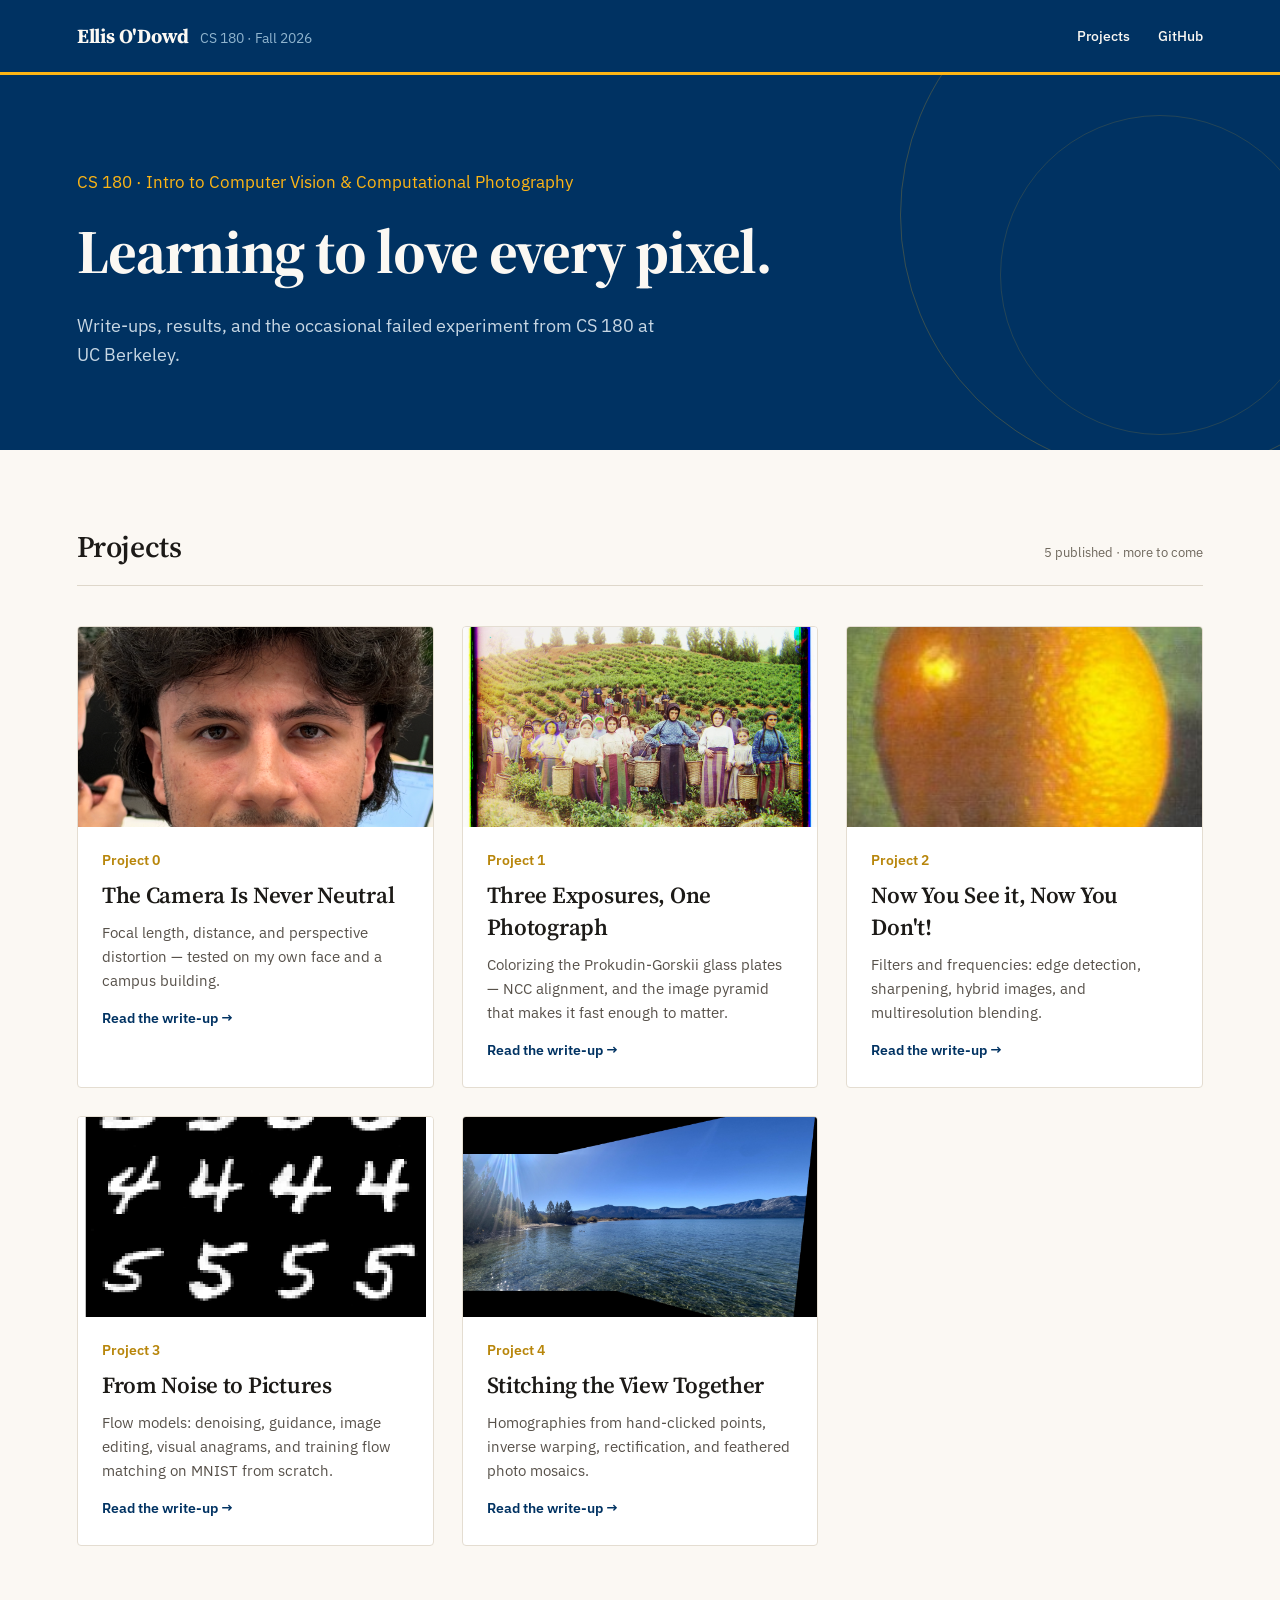
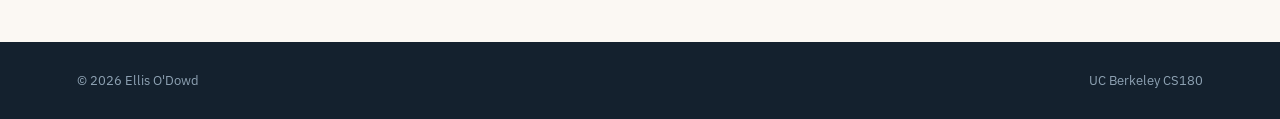
<file: index.html>
<!DOCTYPE html>
<html lang="en">
<head>
<meta charset="utf-8">
<meta name="viewport" content="width=device-width, initial-scale=1">
<title>Ellis O'Dowd — CS 180 Portfolio</title>
<link rel="preconnect" href="https://fonts.googleapis.com">
<link rel="preconnect" href="https://fonts.gstatic.com" crossorigin>
<link rel="stylesheet" href="https://fonts.googleapis.com/css2?family=Source+Serif+4:opsz,wght@8..60,400;8..60,600;8..60,700&family=IBM+Plex+Sans:wght@400;500;600&display=swap">
<link rel="stylesheet" href="./styles.css">
</head>
<body>

<header class="topbar">
  <div class="brand">
    <span class="brand-name">Ellis O'Dowd</span>
    <span class="brand-course">CS 180 · Fall 2026</span>
  </div>
  <nav class="topnav">
    <a href="./index.html">Projects</a>
    <a href="https://github.com/ellisodowd/ellisodowd.github.io">GitHub</a>
  </nav>
</header>

<section class="hero">
  <div class="hero-ring a"></div>
  <div class="hero-ring b"></div>
  <div class="hero-inner">
    <span class="hero-course">CS 180 · Intro to Computer Vision &amp; Computational Photography</span>
    <h1>Learning to love every pixel.</h1>
    <p>Write-ups, results, and the occasional failed experiment from CS&nbsp;180 at UC Berkeley.</p>
  </div>
</section>

<main class="projects">
  <div class="section-head">
    <h2>Projects</h2>
    <span>5 published · more to come</span>
  </div>

  <div class="grid">

    <a class="card" href="./0/index.html">
      <div class="card-thumb"><img src="./images/handsome.png" alt="Portrait shot from five feet away"></div>
      <div class="card-body">
        <span class="card-kicker">Project 0</span>
        <h3>The Camera Is Never Neutral</h3>
        <p>Focal length, distance, and perspective distortion — tested on my own face and a campus building.</p>
        <span class="card-more">Read the write-up →</span>
      </div>
    </a>

    <a class="card" href="./1/index.html">
      <div class="card-thumb"><img src="./1/images/web/harvesters.jpg" alt="Harvesters, a Prokudin-Gorskii plate reassembled into color"></div>
      <div class="card-body">
        <span class="card-kicker">Project 1</span>
        <h3>Three Exposures, One Photograph</h3>
        <p>Colorizing the Prokudin-Gorskii glass plates — NCC alignment, and the image pyramid that makes it fast enough to matter.</p>
        <span class="card-more">Read the write-up →</span>
      </div>
    </a>

    <a class="card" href="./2/index.html">
      <div class="card-thumb"><img src="./2/images/oraple.png" alt="The oraple, an apple and orange blended together"></div>
      <div class="card-body">
        <span class="card-kicker">Project 2</span>
        <h3>Now You See it, Now You Don&#39;t!</h3>
        <p>Filters and frequencies: edge detection, sharpening, hybrid images, and multiresolution blending.</p>
        <span class="card-more">Read the write-up →</span>
      </div>
    </a>


    <a class="card" href="./3/index.html">
      <div class="card-thumb"><img src="./3/images/b_class_sched_epoch10.png" alt="Class-conditioned flow matching samples of MNIST digits"></div>
      <div class="card-body">
        <span class="card-kicker">Project 3</span>
        <h3>From Noise to Pictures</h3>
        <p>Flow models: denoising, guidance, image editing, visual anagrams, and training flow matching on MNIST from scratch.</p>
        <span class="card-more">Read the write-up →</span>
      </div>
    </a>

    <a class="card" href="./4/index.html">
      <div class="card-thumb"><img src="./4/images/beach_mosaic.jpg" alt="Lake Tahoe panorama stitched from two photos"></div>
      <div class="card-body">
        <span class="card-kicker">Project 4</span>
        <h3>Stitching the View Together</h3>
        <p>Homographies from hand-clicked points, inverse warping, rectification, and feathered photo mosaics.</p>
        <span class="card-more">Read the write-up →</span>
      </div>
    </a>

  </div>
</main>

<footer class="sitefoot">
  <span>© 2026 Ellis O'Dowd</span>
  <span>UC Berkeley CS180</span>
</footer>

</body>
</html>
</file>
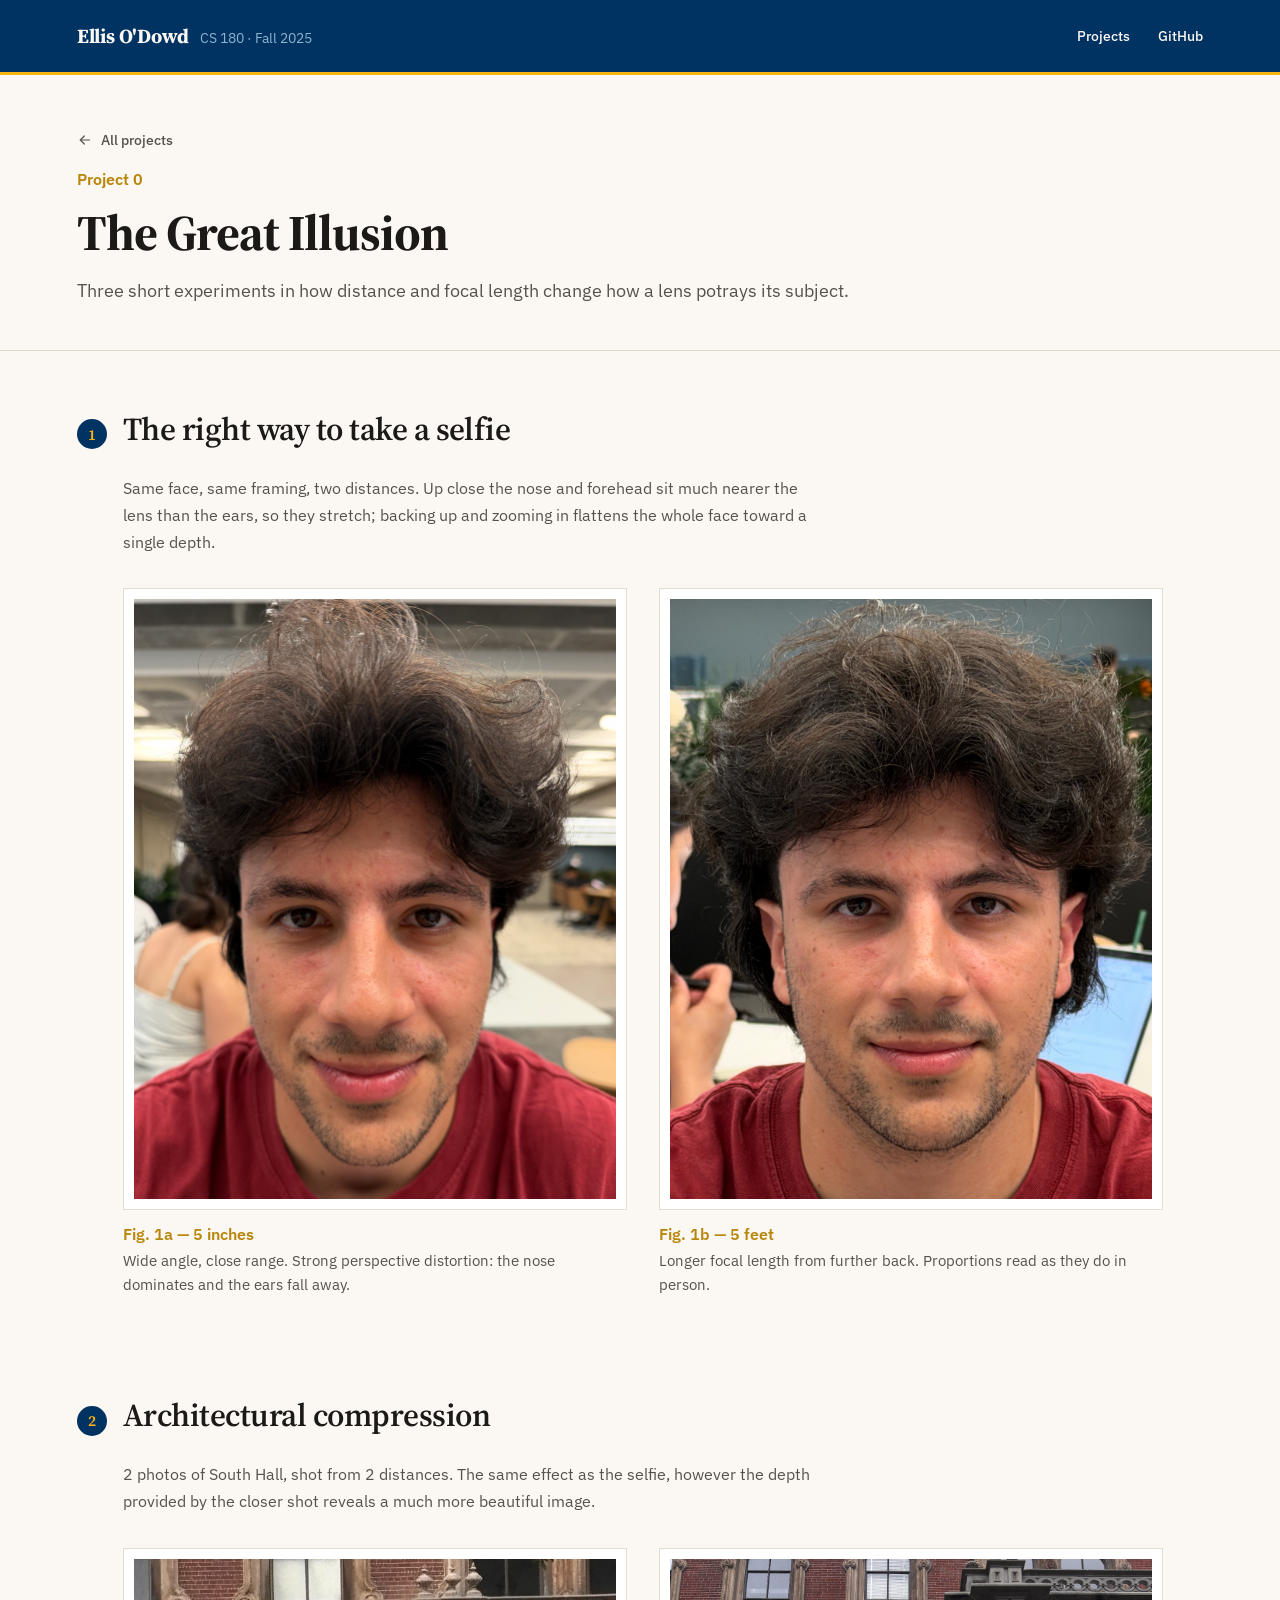
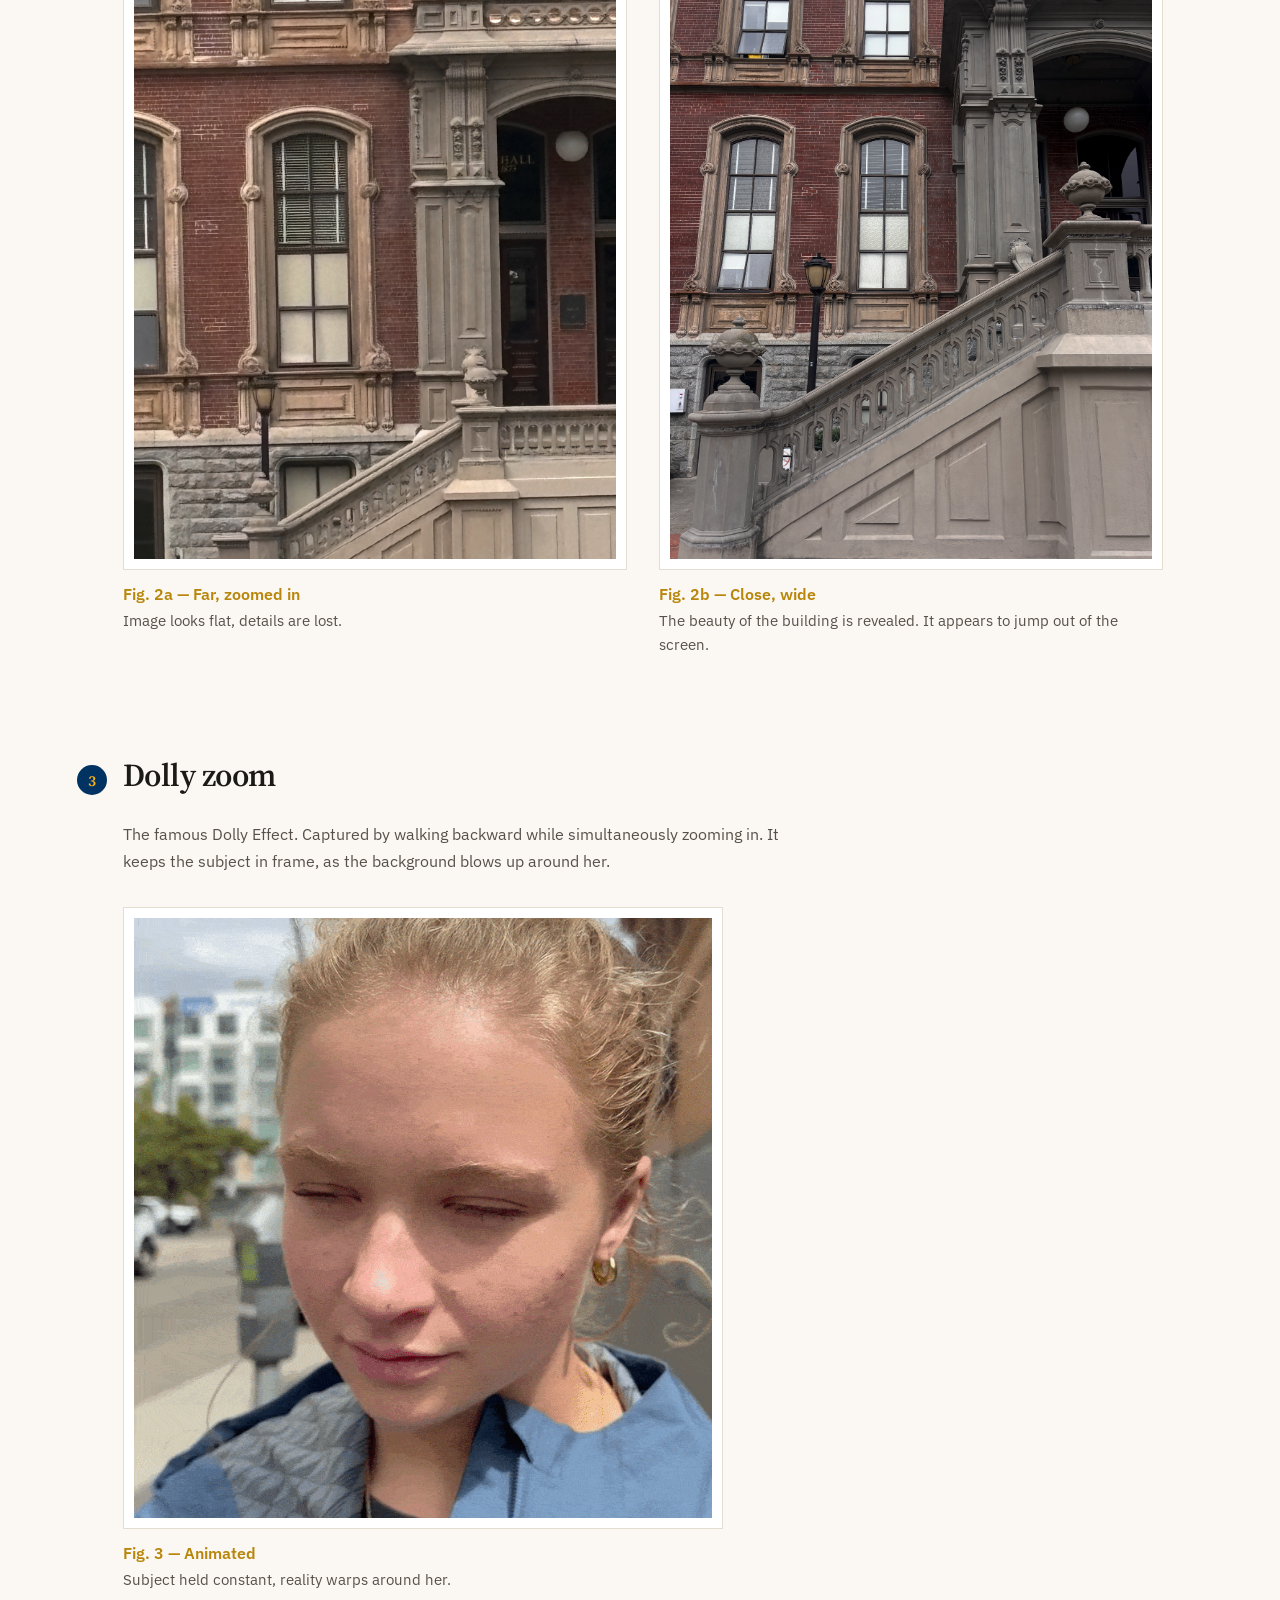
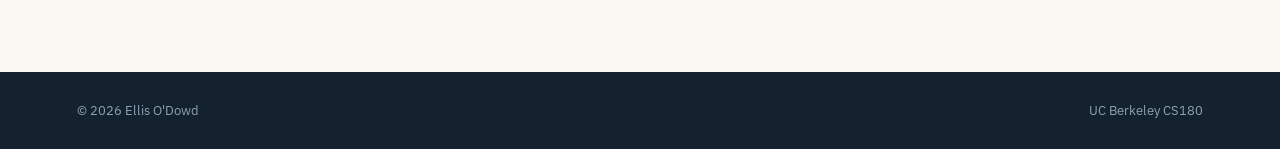
<file: 0/index.html>
<!DOCTYPE html>
<html lang="en">
<head>
<meta charset="utf-8">
<meta name="viewport" content="width=device-width, initial-scale=1">
<title>Project 0 — The Camera Is Never Neutral</title>
<link rel="preconnect" href="https://fonts.googleapis.com">
<link rel="preconnect" href="https://fonts.gstatic.com" crossorigin>
<link rel="stylesheet" href="https://fonts.googleapis.com/css2?family=Source+Serif+4:opsz,wght@8..60,400;8..60,600;8..60,700&family=IBM+Plex+Sans:wght@400;500;600&display=swap">
<link rel="stylesheet" href="../styles.css">
</head>
<body>

<header class="topbar">
  <div class="brand">
    <span class="brand-name">Ellis O'Dowd</span>
    <span class="brand-course">CS 180 · Fall 2025</span>
  </div>
  <nav class="topnav">
    <a href="../index.html">Projects</a>
    <a href="https://github.com/ellisodowd">GitHub</a>
  </nav>
</header>

<div class="page-head">
  <a class="backlink" href="../index.html">
    <svg width="16" height="16" viewBox="0 0 24 24" fill="none" stroke="currentColor" stroke-width="1.8" stroke-linecap="round" stroke-linejoin="round"><path d="M19 12H5"></path><path d="M11 18l-6-6 6-6"></path></svg>
    All projects
  </a>
  <div class="page-title">
    <span class="page-kicker">Project 0</span>
    <h1>The Great Illusion</h1>
    <p>Three short experiments in how distance and focal length change how a lens potrays its subject.</p>
  </div>
</div>

<main>

  <section class="writeup">
    <div class="sec-head">
      <span class="sec-num">1</span>
      <h2>The right way to take a selfie</h2>
    </div>
    <p class="sec-intro">Same face, same framing, two distances. Up close the nose and forehead sit much nearer the lens than the ears, so they stretch; backing up and zooming in flattens the whole face toward a single depth.</p>
    <div class="figs">
      <figure>
        <div class="plate"><img src="../images/chopped.png" alt="Selfie taken about five inches from the face"></div>
        <figcaption>
          <span class="fig-label">Fig. 1a — 5 inches</span>
          <span class="fig-note">Wide angle, close range. Strong perspective distortion: the nose dominates and the ears fall away.</span>
        </figcaption>
      </figure>
      <figure>
        <div class="plate"><img src="../images/handsome.png" alt="Portrait taken about five feet from the face"></div>
        <figcaption>
          <span class="fig-label">Fig. 1b — 5 feet</span>
          <span class="fig-note">Longer focal length from further back. Proportions read as they do in person.</span>
        </figcaption>
      </figure>
    </div>
  </section>

  <section class="writeup">
    <div class="sec-head">
      <span class="sec-num">2</span>
      <h2>Architectural compression</h2>
    </div>
    <p class="sec-intro">2 photos of South Hall, shot from 2 distances.
         The same effect as the selfie, however the depth provided by the closer shot reveals a much more beautiful image.</p>
    <div class="figs">
      <figure>
        <div class="plate"><img src="../images/school_of_info_zoomed.png" alt="South Hall photographed from far away, zoomed in"></div>
        <figcaption>
          <span class="fig-label">Fig. 2a — Far, zoomed in</span>
          <span class="fig-note">Image looks flat, details are lost.</span>
        </figcaption>
      </figure>
      <figure>
        <div class="plate"><img src="../images/school_of_info_close.png" alt="South Hall photographed from close up at a wide angle"></div>
        <figcaption>
          <span class="fig-label">Fig. 2b — Close, wide</span>
          <span class="fig-note">The beauty of the building is revealed. It appears to jump out of the screen.</span>
        </figcaption>
      </figure>
    </div>
  </section>

  <section class="writeup">
    <div class="sec-head">
      <span class="sec-num">3</span>
      <h2>Dolly zoom</h2>
    </div>
    <p class="sec-intro">The famous Dolly Effect. Captured by walking backward while simultaneously zooming in. It keeps the subject in frame, as the background blows up around her.</p>
    <div class="figs one">
      <figure>
        <div class="plate"><img src="../images/doppler.gif" alt="Animated dolly zoom"></div>
        <figcaption>
          <span class="fig-label">Fig. 3 — Animated</span>
          <span class="fig-note">Subject held constant, reality warps around her.</span>
        </figcaption>
      </figure>
    </div>
  </section>

</main>

<footer class="sitefoot">
<span>© 2026 Ellis O'Dowd</span>
  <span>UC Berkeley CS180</span>
</footer>

</body>
</html>
</file>
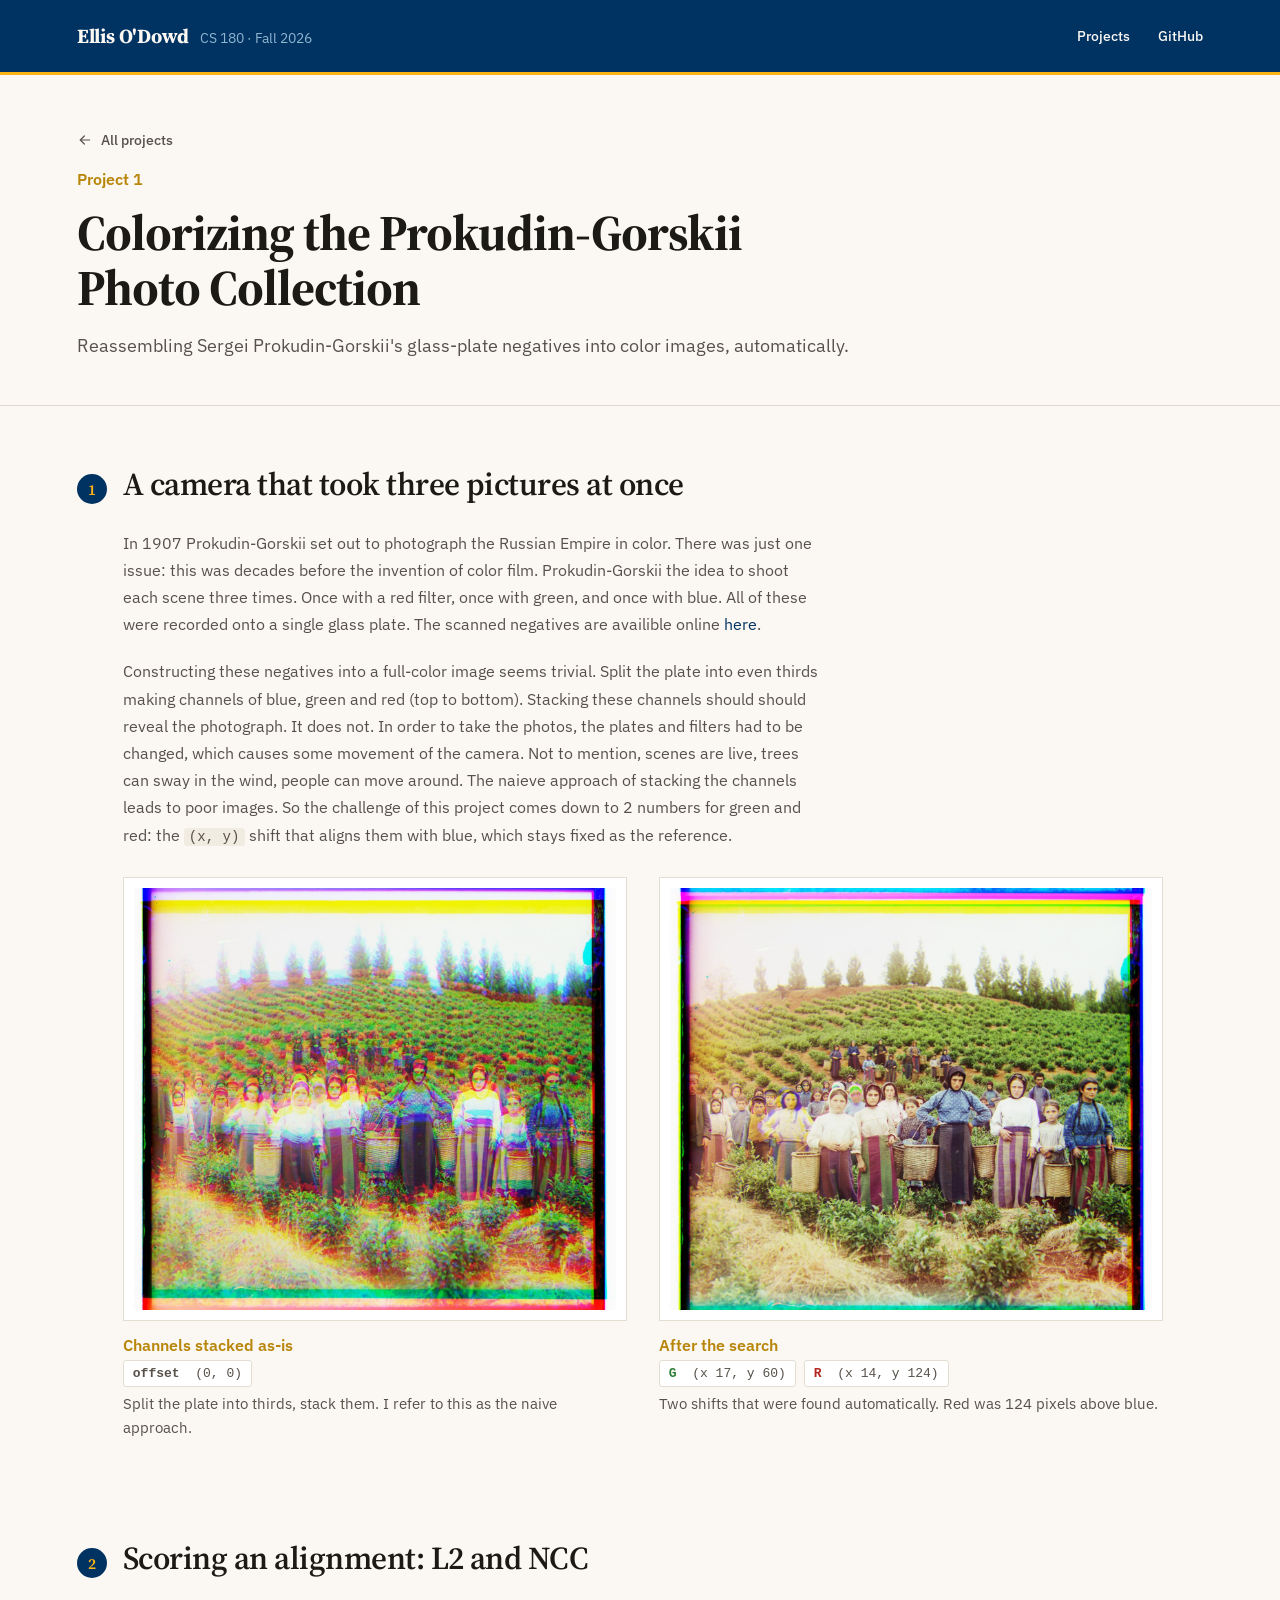
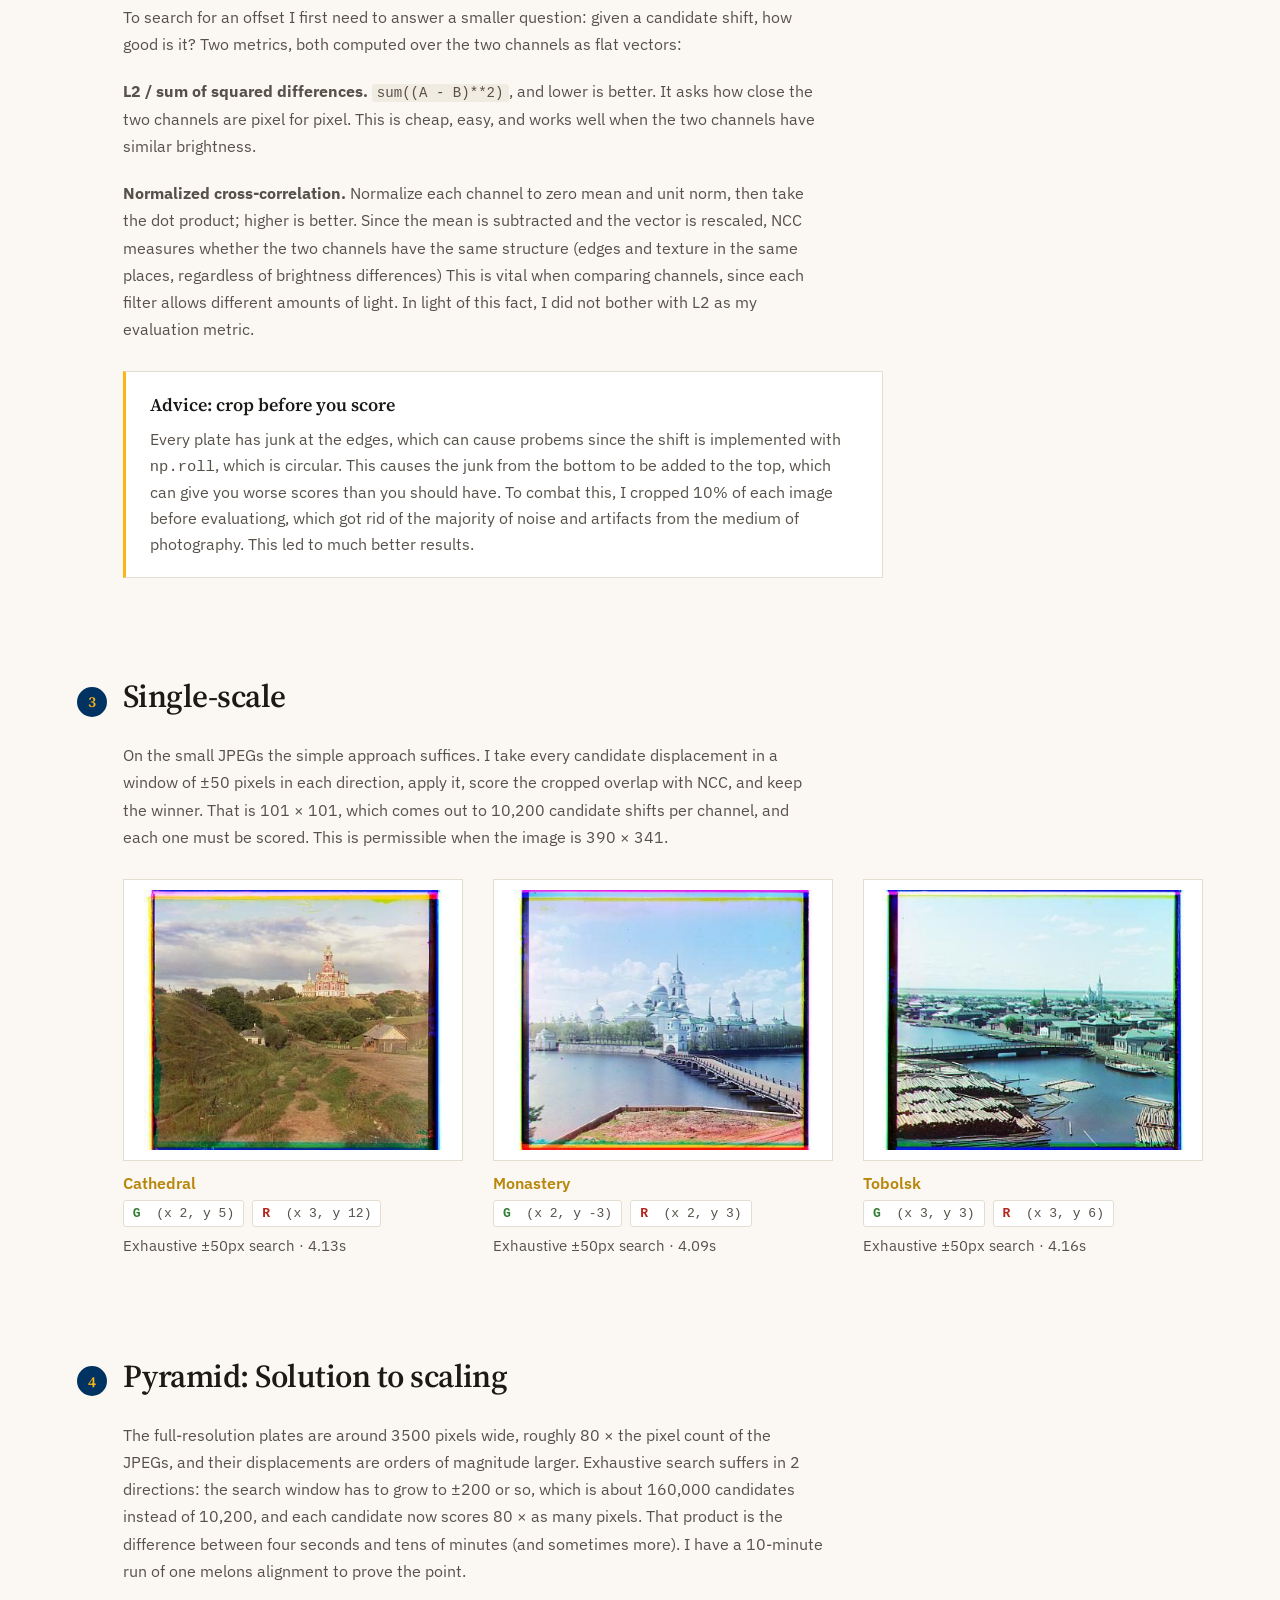
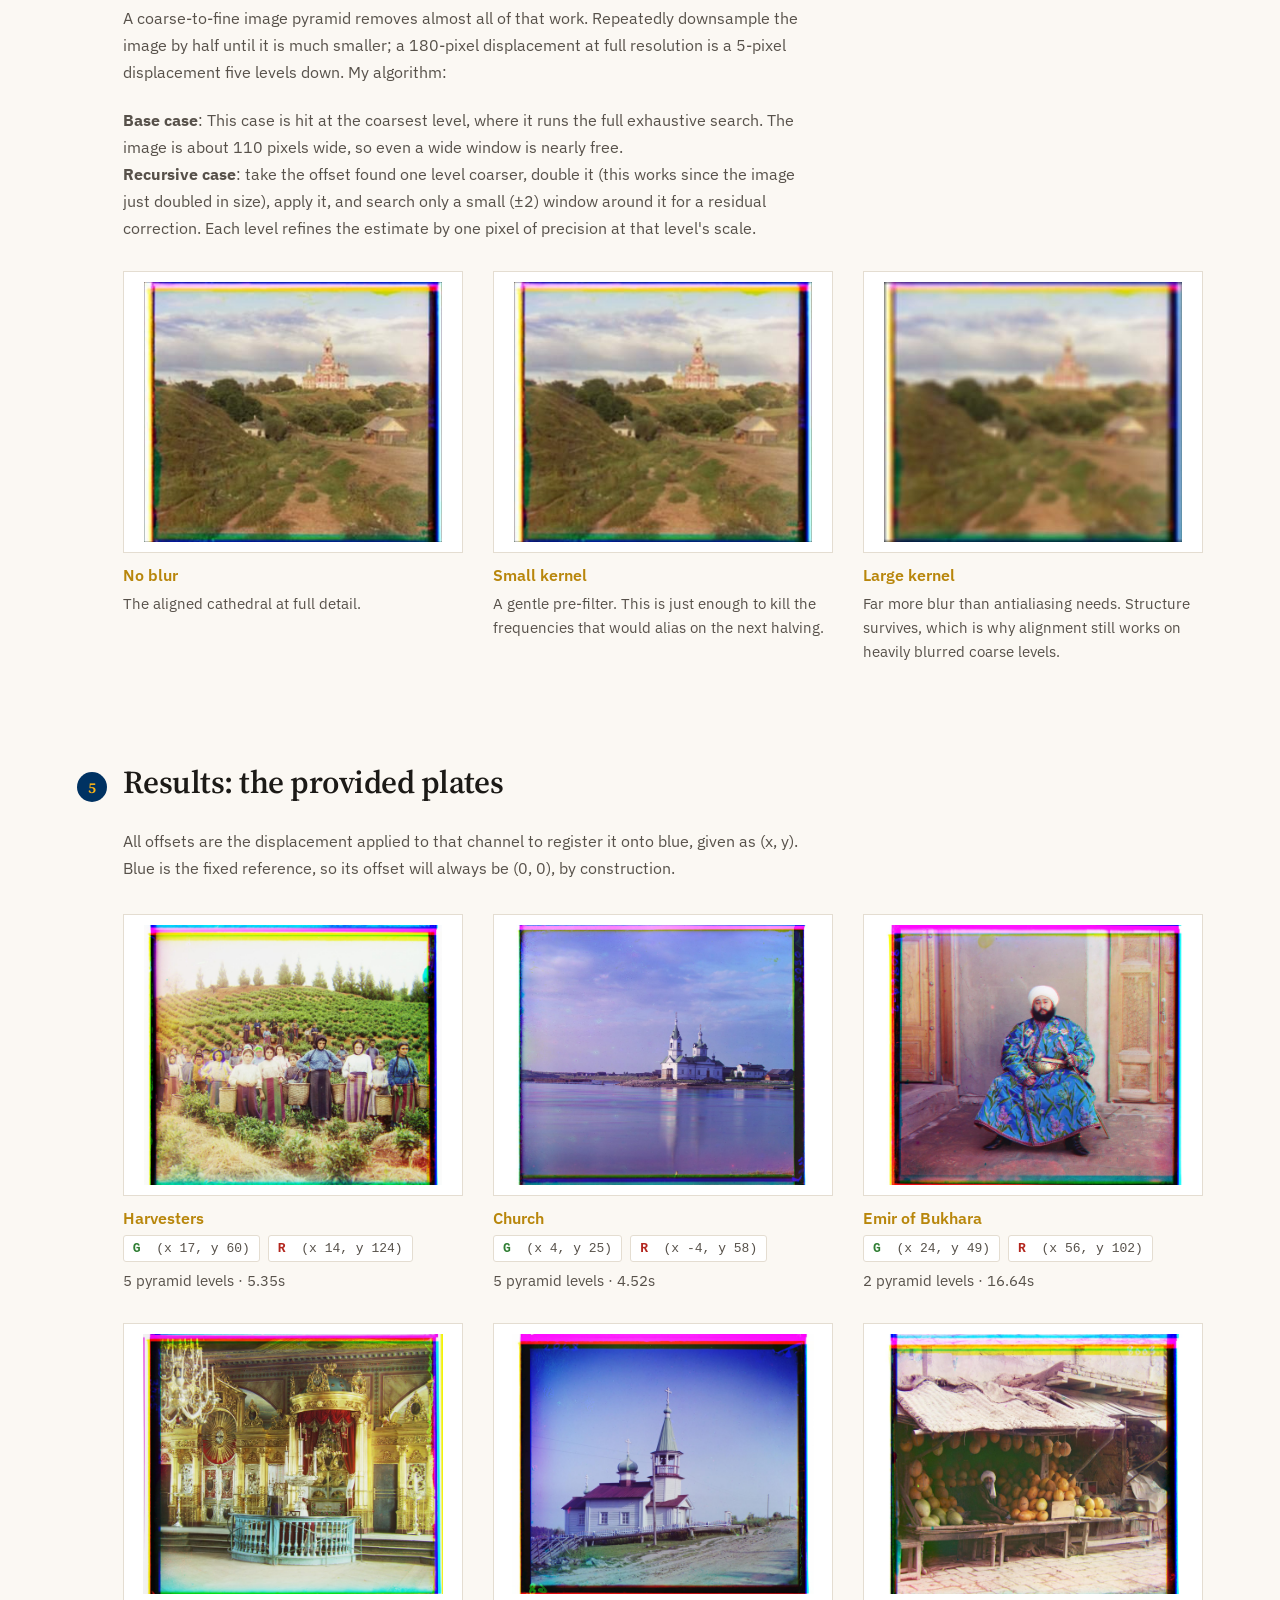
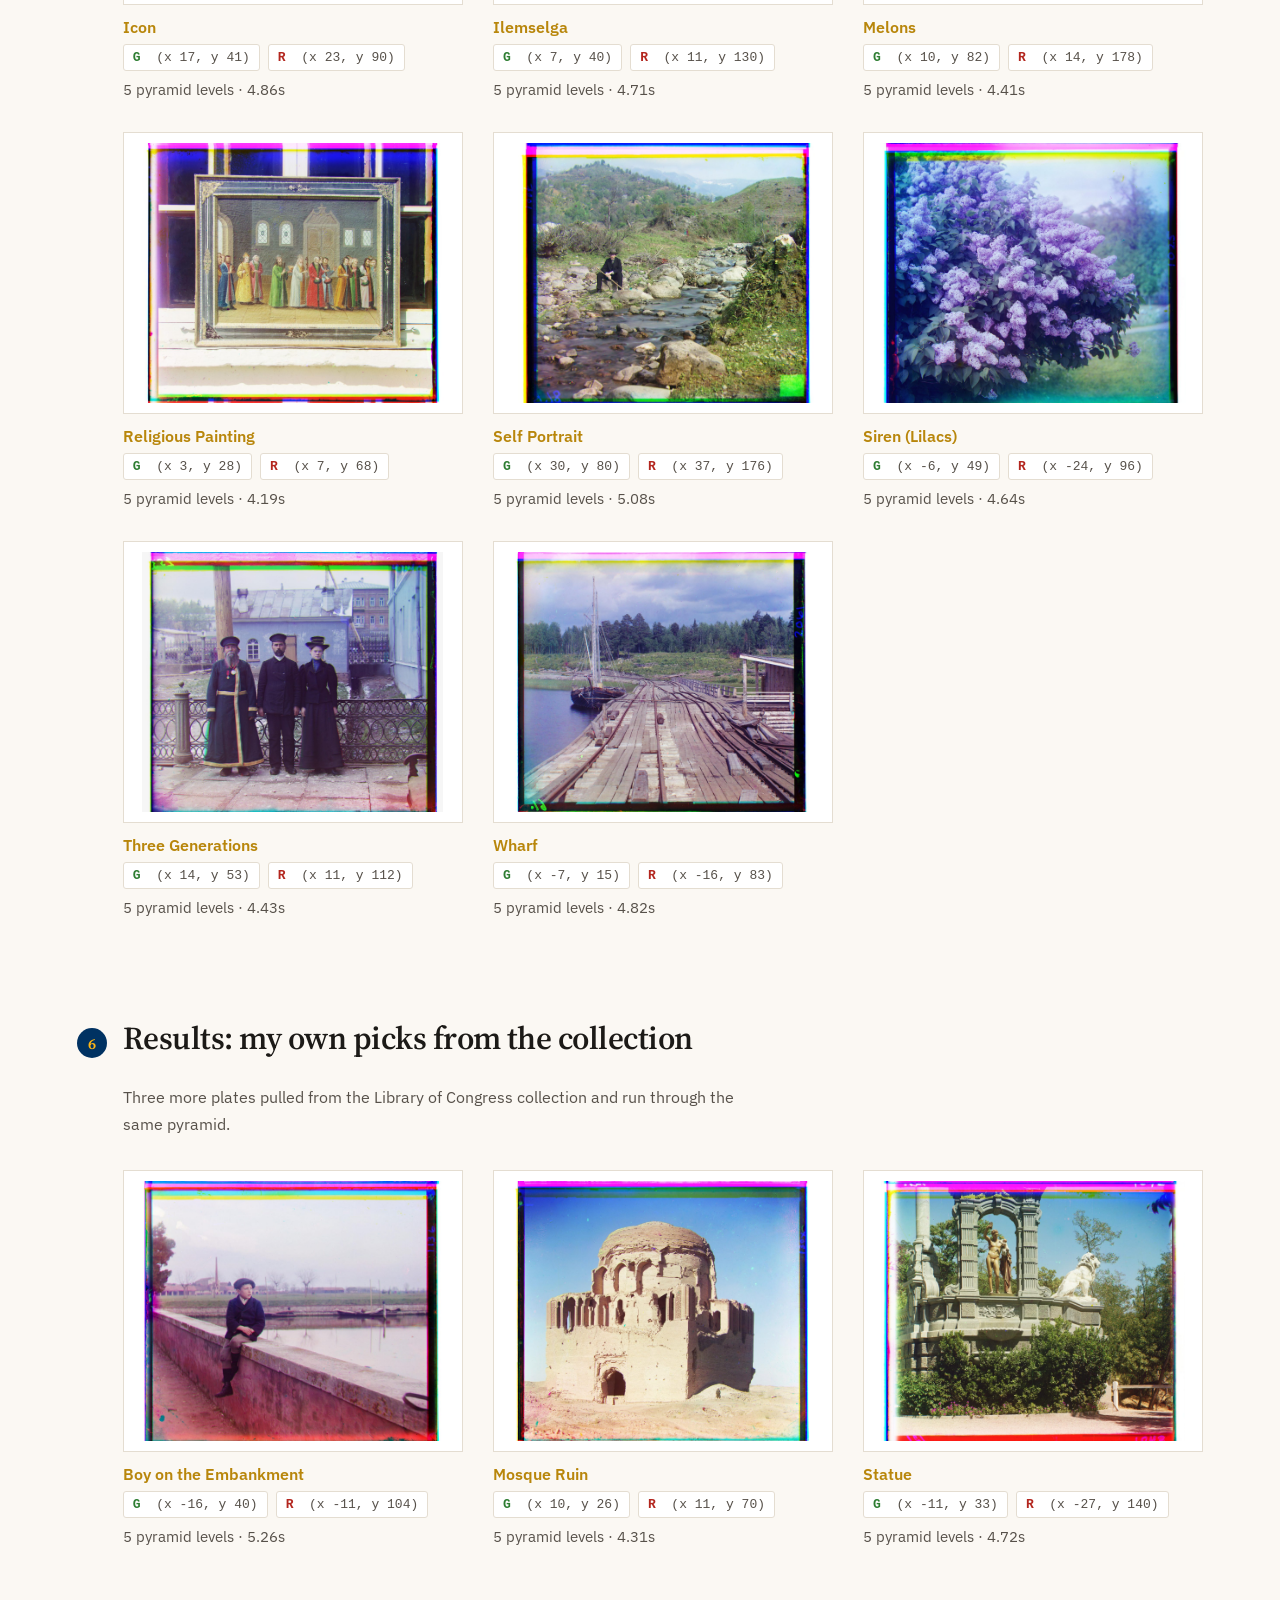
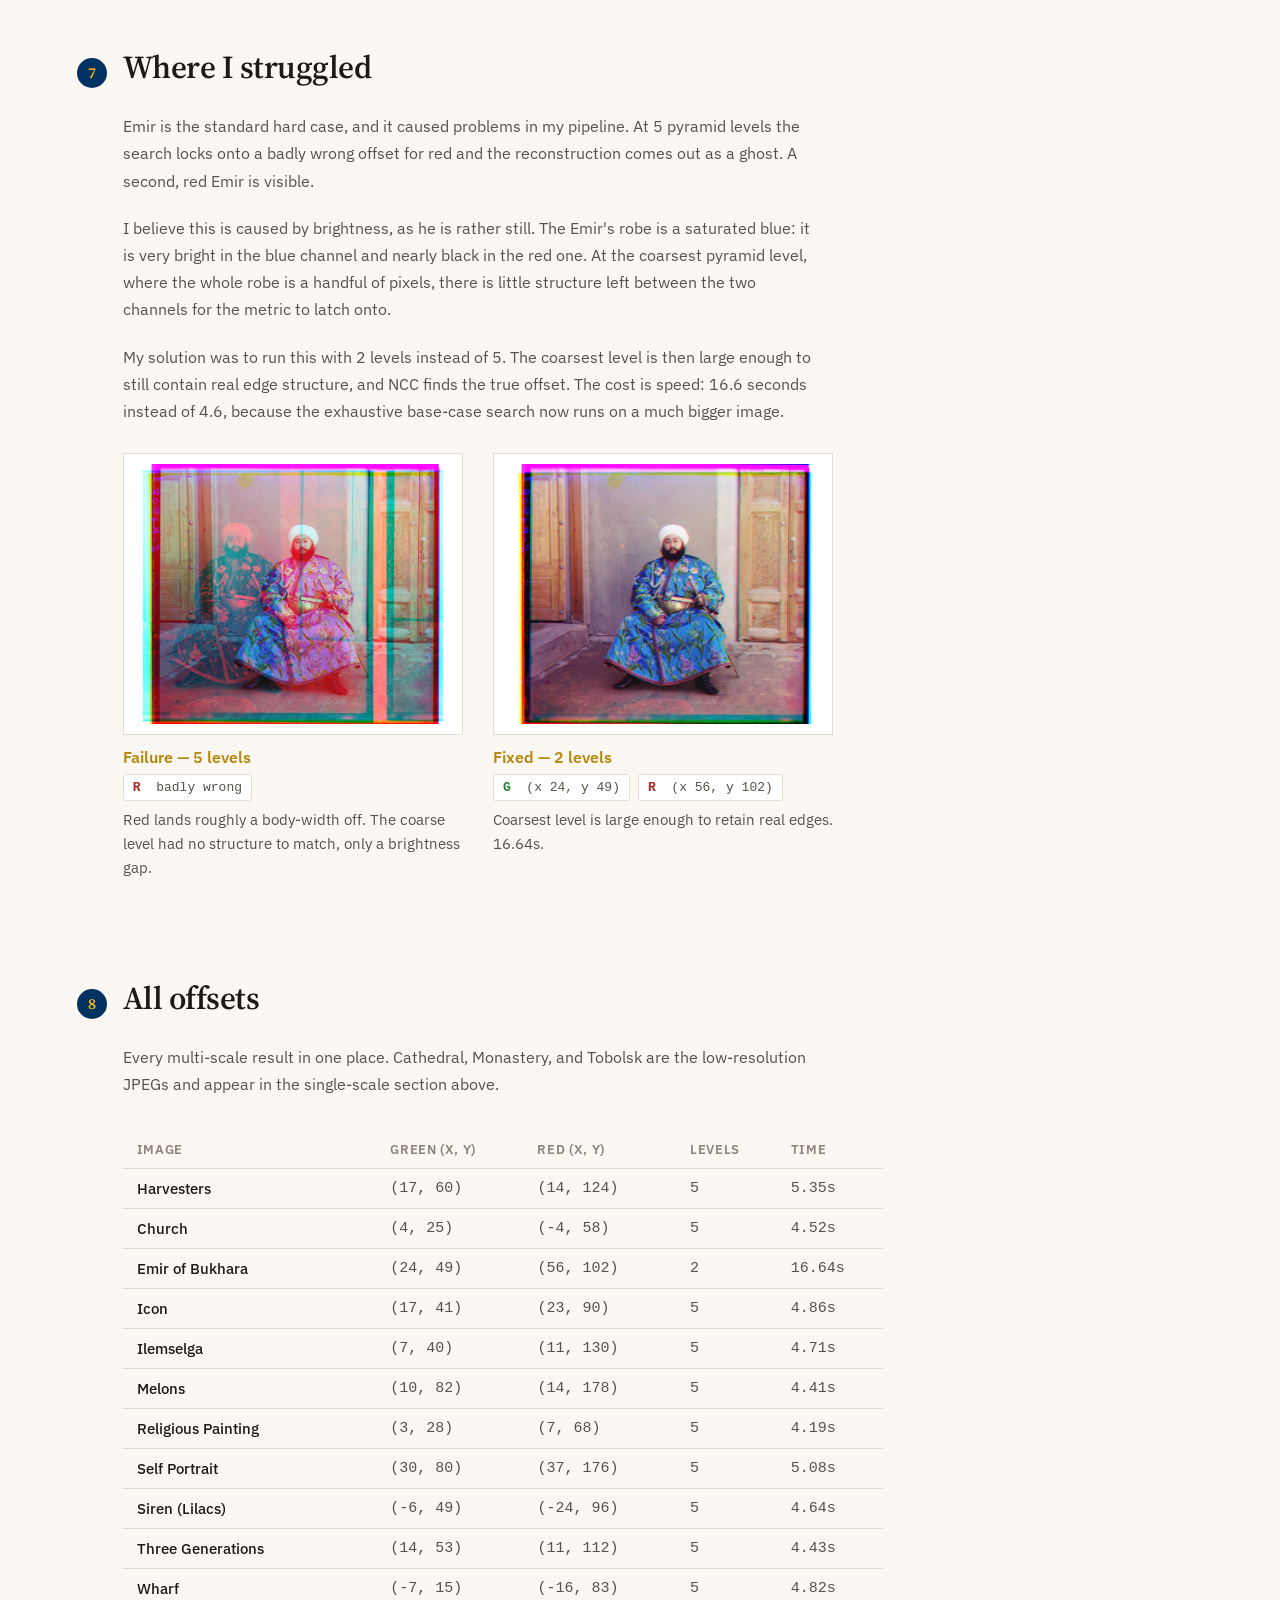
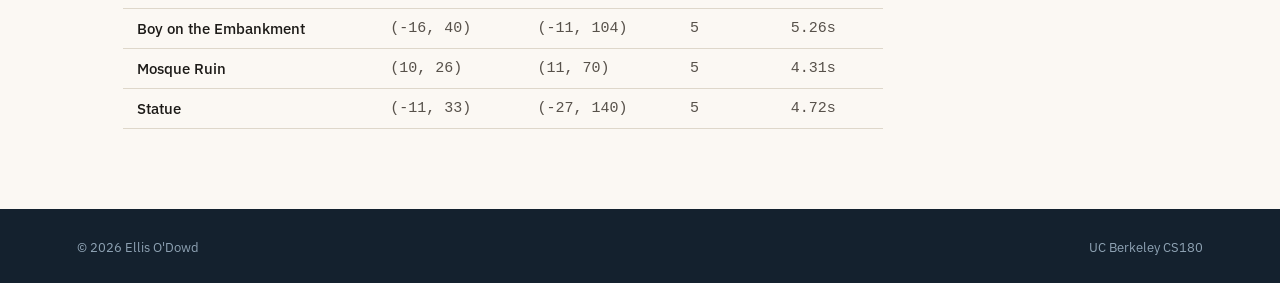
<file: 1/index.html>
<!DOCTYPE html>
<html lang="en">
<head>
<meta charset="utf-8">
<meta name="viewport" content="width=device-width, initial-scale=1">
<title>Project 1 — Colorizing the Prokudin-Gorskii Photo Collection</title>
<link rel="preconnect" href="https://fonts.googleapis.com">
<link rel="preconnect" href="https://fonts.gstatic.com" crossorigin>
<link rel="stylesheet" href="https://fonts.googleapis.com/css2?family=Source+Serif+4:opsz,wght@8..60,400;8..60,600;8..60,700&family=IBM+Plex+Sans:wght@400;500;600&display=swap">
<link rel="stylesheet" href="../styles.css">
</head>
<body>

<header class="topbar">
  <div class="brand">
    <span class="brand-name">Ellis O'Dowd</span>
    <span class="brand-course">CS 180 · Fall 2026</span>
  </div>
  <nav class="topnav">
    <a href="../index.html">Projects</a>
    <a href="https://github.com/ellisodowd/ellisodowd.github.io">GitHub</a>
  </nav>
</header>

<div class="page-head">
  <a class="backlink" href="../index.html">
    <svg width="16" height="16" viewBox="0 0 24 24" fill="none" stroke="currentColor" stroke-width="1.8" stroke-linecap="round" stroke-linejoin="round"><path d="M19 12H5"></path><path d="M11 18l-6-6 6-6"></path></svg>
    All projects
  </a>
  <div class="page-title">
    <span class="page-kicker">Project 1</span>
    <h1>Colorizing the Prokudin-Gorskii Photo Collection</h1>
    <p>Reassembling Sergei Prokudin-Gorskii's glass-plate negatives into color images, automatically.</p>
  </div>
</div>

<main>

  <section class="writeup">
    <div class="sec-head">
      <span class="sec-num">1</span>
      <h2>A camera that took three pictures at once</h2>
    </div>
    <p class="prose">In 1907 Prokudin-Gorskii set out to photograph the Russian Empire in color.
       There was just one issue: this was decades before the invention of color film.
        Prokudin-Gorskii the idea to shoot each scene three times. Once with a red filter, once with green, and once with blue. All of these were recorded onto a single glass plate. The scanned negatives are availible online <a src="https://www.loc.gov/collections/prokudin-gorskii/?st=grid">here</a>. </p>
    <p class="prose">Constructing these negatives into a full-color image seems trivial. Split the plate into even thirds making channels of blue, green and red (top to bottom).
      Stacking these channels should should reveal the photograph. It does not.
        In order to take the photos, the plates and filters had to be changed, which causes some movement of the camera. Not to mention, scenes are live, trees can sway in the wind, people can move around. The naieve approach of stacking the channels leads to poor images.
         So the challenge of this project comes down to 2 numbers for green and red:
           the <code>(x, y)</code> shift that aligns them with blue, which stays fixed as the reference.</p>
    <div class="figs">
      <figure>
        <div class="plate"><img src="./images/web/naive.jpg" alt="Harvesters with the three channels stacked at zero offset" loading="lazy"></div>
        <figcaption>
          <span class="fig-label">Channels stacked as-is</span>
          <div class="offsets"><span class="off"><b>offset</b> &nbsp;(0, 0)</span></div>
          <span class="fig-note">Split the plate into thirds, stack them. I refer to this as the naive approach.</span>
        </figcaption>
      </figure>
      <figure>
        <div class="plate"><img src="./images/web/harvesters.jpg" alt="Harvesters, aligned color reconstruction" loading="lazy"></div>
        <figcaption>
          <span class="fig-label">After the search</span>
          <div class="offsets"><span class="off g"><b>G</b> &nbsp;(x&nbsp;17, y&nbsp;60)</span><span class="off r"><b>R</b> &nbsp;(x&nbsp;14, y&nbsp;124)</span></div>
          <span class="fig-note">Two shifts that were found automatically. Red was 124 pixels above blue.</span>
        </figcaption>
      </figure>
    </div>
  </section>

  <section class="writeup">
    <div class="sec-head">
      <span class="sec-num">2</span>
      <h2>Scoring an alignment: L2 and NCC</h2>
    </div>
    <p class="prose">To search for an offset I first need to answer a smaller question: given a candidate shift, how good is it? Two metrics, both computed over the two channels as flat vectors:</p>
    <p class="prose"><strong>L2 / sum of squared differences.</strong> <code>sum((A - B)**2)</code>, and lower is better. It asks how close the two channels are pixel for pixel. This is cheap, easy, and works well when the two channels have similar brightness.</p>
    <p class="prose"><strong>Normalized cross-correlation.</strong> Normalize each channel to zero mean and unit norm, then take the dot product; higher is better. Since the mean is subtracted and the vector is rescaled, NCC measures whether the two channels have the same structure (edges and texture in the same places, regardless of brightness differences)
       This is vital when comparing channels, since each filter allows different amounts of light. In light of this fact, I did not bother with L2 as my evaluation metric.</p>
    <div class="callout">
      <h4>Advice: crop before you score</h4>
      <p>Every plate has junk at the edges, which can cause probems since the shift is implemented with <code>np.roll</code>, which is circular.
        This causes the junk from the bottom to be added to the top, which can give you worse scores than you should have.
        To combat this, I cropped 10% of each image before evaluationg, which got rid of the majority of noise and artifacts from the medium of photography.
        This led to much better results.
    </div>
  </section>

  <section class="writeup">
    <div class="sec-head">
      <span class="sec-num">3</span>
      <h2>Single-scale</h2>
    </div>
    <p class="prose">On the small JPEGs the simple approach suffices. I take every candidate displacement in a window of ±50 pixels in each direction, apply it, score the cropped overlap with NCC, and keep the winner.
       That is 101 × 101, which comes out to 10,200 candidate shifts per channel, and each one must be scored. This is permissible when the image is 390&nbsp;×&nbsp;341.</p>
    <div class="gal">
      <figure>
        <div class="plate"><img src="./images/web/cathedral.jpg" alt="Aligned color reconstruction of Cathedral" loading="lazy"></div>
        <figcaption>
          <span class="fig-label">Cathedral</span>
          <div class="offsets"><span class="off g"><b>G</b> &nbsp;(x&nbsp;2, y&nbsp;5)</span><span class="off r"><b>R</b> &nbsp;(x&nbsp;3, y&nbsp;12)</span></div>
          <span class="fig-note">Exhaustive ±50px search · 4.13s</span>
        </figcaption>
      </figure>
      <figure>
        <div class="plate"><img src="./images/web/monastery.jpg" alt="Aligned color reconstruction of Monastery" loading="lazy"></div>
        <figcaption>
          <span class="fig-label">Monastery</span>
          <div class="offsets"><span class="off g"><b>G</b> &nbsp;(x&nbsp;2, y&nbsp;-3)</span><span class="off r"><b>R</b> &nbsp;(x&nbsp;2, y&nbsp;3)</span></div>
          <span class="fig-note">Exhaustive ±50px search · 4.09s</span>
        </figcaption>
      </figure>
      <figure>
        <div class="plate"><img src="./images/web/tobolsk.jpg" alt="Aligned color reconstruction of Tobolsk" loading="lazy"></div>
        <figcaption>
          <span class="fig-label">Tobolsk</span>
          <div class="offsets"><span class="off g"><b>G</b> &nbsp;(x&nbsp;3, y&nbsp;3)</span><span class="off r"><b>R</b> &nbsp;(x&nbsp;3, y&nbsp;6)</span></div>
          <span class="fig-note">Exhaustive ±50px search · 4.16s</span>
        </figcaption>
      </figure>
    </div>
  </section>

  <section class="writeup">
    <div class="sec-head">
      <span class="sec-num">4</span>
      <h2>Pyramid: Solution to scaling</h2>
    </div>
    <p class="prose">The full-resolution plates are around 3500 pixels wide, roughly 80&nbsp;× the pixel count of the JPEGs, and their displacements are orders of magnitude larger. Exhaustive search suffers in 2 directions: the search window has to grow to ±200 or so, which is about 160,000 candidates instead of 10,200, and each candidate now scores 80&nbsp;× as many pixels. That product is the difference between four seconds and tens of minutes (and sometimes more). I have a 10-minute run of one melons alignment to prove the point.</p>
    <p class="prose">A coarse-to-fine image pyramid removes almost all of that work. Repeatedly downsample the image by half until it is much smaller; a 180-pixel displacement at full resolution is a 5-pixel displacement five levels down. My algorithm:</p>
    <p class="prose"><strong>Base case</strong>: This case is hit at the coarsest level, where it runs the full exhaustive search. The image is about 110 pixels wide, so even a wide window is nearly free.<br>
    <strong>Recursive case</strong>: take the offset found one level coarser, double it (this works since the image just doubled in size), apply it, and search only a small (±2) window around it for a residual correction.
     Each level refines the estimate by one pixel of precision at that level's scale.</p>

    <div class="gal">
      <figure>
        <div class="plate"><img src="./images/web/blur_none.jpg" alt="Cathedral, no blur" loading="lazy"></div>
        <figcaption><span class="fig-label">No blur</span><span class="fig-note">The aligned cathedral at full detail.</span></figcaption>
      </figure>
      <figure>
        <div class="plate"><img src="./images/web/blur_small.jpg" alt="Cathedral, small Gaussian kernel" loading="lazy"></div>
        <figcaption><span class="fig-label">Small kernel</span><span class="fig-note">A gentle pre-filter. This is just enough to kill the frequencies that would alias on the next halving.</span></figcaption>
      </figure>
      <figure>
        <div class="plate"><img src="./images/web/blur_big.jpg" alt="Cathedral, large Gaussian kernel" loading="lazy"></div>
        <figcaption><span class="fig-label">Large kernel</span><span class="fig-note">Far more blur than antialiasing needs. Structure survives, which is why alignment still works on heavily blurred coarse levels.</span></figcaption>
      </figure>
    </div>
    </div>
  </section>

  <section class="writeup">
    <div class="sec-head">
      <span class="sec-num">5</span>
      <h2>Results: the provided plates</h2>
    </div>
    <p class="sec-intro">All offsets are the displacement applied to that channel to register it onto blue, given as (x, y). Blue is the fixed reference, so its offset will always be (0, 0), by construction.</p>
    <div class="gal">
      <figure>
        <div class="plate"><img src="./images/web/harvesters.jpg" alt="Aligned color reconstruction of Harvesters" loading="lazy"></div>
        <figcaption>
          <span class="fig-label">Harvesters</span>
          <div class="offsets"><span class="off g"><b>G</b> &nbsp;(x&nbsp;17, y&nbsp;60)</span><span class="off r"><b>R</b> &nbsp;(x&nbsp;14, y&nbsp;124)</span></div>
          <span class="fig-note">5 pyramid levels · 5.35s</span>
        </figcaption>
      </figure>
      <figure>
        <div class="plate"><img src="./images/web/church.jpg" alt="Aligned color reconstruction of Church" loading="lazy"></div>
        <figcaption>
          <span class="fig-label">Church</span>
          <div class="offsets"><span class="off g"><b>G</b> &nbsp;(x&nbsp;4, y&nbsp;25)</span><span class="off r"><b>R</b> &nbsp;(x&nbsp;-4, y&nbsp;58)</span></div>
          <span class="fig-note">5 pyramid levels · 4.52s</span>
        </figcaption>
      </figure>
      <figure>
        <div class="plate"><img src="./images/web/emir.jpg" alt="Aligned color reconstruction of Emir of Bukhara" loading="lazy"></div>
        <figcaption>
          <span class="fig-label">Emir of Bukhara</span>
          <div class="offsets"><span class="off g"><b>G</b> &nbsp;(x&nbsp;24, y&nbsp;49)</span><span class="off r"><b>R</b> &nbsp;(x&nbsp;56, y&nbsp;102)</span></div>
          <span class="fig-note">2 pyramid levels · 16.64s</span>
        </figcaption>
      </figure>
      <figure>
        <div class="plate"><img src="./images/web/icon.jpg" alt="Aligned color reconstruction of Icon" loading="lazy"></div>
        <figcaption>
          <span class="fig-label">Icon</span>
          <div class="offsets"><span class="off g"><b>G</b> &nbsp;(x&nbsp;17, y&nbsp;41)</span><span class="off r"><b>R</b> &nbsp;(x&nbsp;23, y&nbsp;90)</span></div>
          <span class="fig-note">5 pyramid levels · 4.86s</span>
        </figcaption>
      </figure>
      <figure>
        <div class="plate"><img src="./images/web/ilemselga.jpg" alt="Aligned color reconstruction of Ilemselga" loading="lazy"></div>
        <figcaption>
          <span class="fig-label">Ilemselga</span>
          <div class="offsets"><span class="off g"><b>G</b> &nbsp;(x&nbsp;7, y&nbsp;40)</span><span class="off r"><b>R</b> &nbsp;(x&nbsp;11, y&nbsp;130)</span></div>
          <span class="fig-note">5 pyramid levels · 4.71s</span>
        </figcaption>
      </figure>
      <figure>
        <div class="plate"><img src="./images/web/melons.jpg" alt="Aligned color reconstruction of Melons" loading="lazy"></div>
        <figcaption>
          <span class="fig-label">Melons</span>
          <div class="offsets"><span class="off g"><b>G</b> &nbsp;(x&nbsp;10, y&nbsp;82)</span><span class="off r"><b>R</b> &nbsp;(x&nbsp;14, y&nbsp;178)</span></div>
          <span class="fig-note">5 pyramid levels · 4.41s</span>
        </figcaption>
      </figure>
      <figure>
        <div class="plate"><img src="./images/web/religous_painting.jpg" alt="Aligned color reconstruction of Religious Painting" loading="lazy"></div>
        <figcaption>
          <span class="fig-label">Religious Painting</span>
          <div class="offsets"><span class="off g"><b>G</b> &nbsp;(x&nbsp;3, y&nbsp;28)</span><span class="off r"><b>R</b> &nbsp;(x&nbsp;7, y&nbsp;68)</span></div>
          <span class="fig-note">5 pyramid levels · 4.19s</span>
        </figcaption>
      </figure>
      <figure>
        <div class="plate"><img src="./images/web/self_portrait.jpg" alt="Aligned color reconstruction of Self Portrait" loading="lazy"></div>
        <figcaption>
          <span class="fig-label">Self Portrait</span>
          <div class="offsets"><span class="off g"><b>G</b> &nbsp;(x&nbsp;30, y&nbsp;80)</span><span class="off r"><b>R</b> &nbsp;(x&nbsp;37, y&nbsp;176)</span></div>
          <span class="fig-note">5 pyramid levels · 5.08s</span>
        </figcaption>
      </figure>
      <figure>
        <div class="plate"><img src="./images/web/siren.jpg" alt="Aligned color reconstruction of Siren (Lilacs)" loading="lazy"></div>
        <figcaption>
          <span class="fig-label">Siren (Lilacs)</span>
          <div class="offsets"><span class="off g"><b>G</b> &nbsp;(x&nbsp;-6, y&nbsp;49)</span><span class="off r"><b>R</b> &nbsp;(x&nbsp;-24, y&nbsp;96)</span></div>
          <span class="fig-note">5 pyramid levels · 4.64s</span>
        </figcaption>
      </figure>
      <figure>
        <div class="plate"><img src="./images/web/three_generations.jpg" alt="Aligned color reconstruction of Three Generations" loading="lazy"></div>
        <figcaption>
          <span class="fig-label">Three Generations</span>
          <div class="offsets"><span class="off g"><b>G</b> &nbsp;(x&nbsp;14, y&nbsp;53)</span><span class="off r"><b>R</b> &nbsp;(x&nbsp;11, y&nbsp;112)</span></div>
          <span class="fig-note">5 pyramid levels · 4.43s</span>
        </figcaption>
      </figure>
      <figure>
        <div class="plate"><img src="./images/web/wharf.jpg" alt="Aligned color reconstruction of Wharf" loading="lazy"></div>
        <figcaption>
          <span class="fig-label">Wharf</span>
          <div class="offsets"><span class="off g"><b>G</b> &nbsp;(x&nbsp;-7, y&nbsp;15)</span><span class="off r"><b>R</b> &nbsp;(x&nbsp;-16, y&nbsp;83)</span></div>
          <span class="fig-note">5 pyramid levels · 4.82s</span>
        </figcaption>
      </figure>
    </div>
  </section>

  <section class="writeup">
    <div class="sec-head">
      <span class="sec-num">6</span>
      <h2>Results: my own picks from the collection</h2>
    </div>
    <p class="sec-intro">Three more plates pulled from the Library of Congress collection and run through the same pyramid.</p>
    <div class="gal">
      <figure>
        <div class="plate"><img src="./images/web/boy.jpg" alt="Aligned color reconstruction of Boy on the Embankment" loading="lazy"></div>
        <figcaption>
          <span class="fig-label">Boy on the Embankment</span>
          <div class="offsets"><span class="off g"><b>G</b> &nbsp;(x&nbsp;-16, y&nbsp;40)</span><span class="off r"><b>R</b> &nbsp;(x&nbsp;-11, y&nbsp;104)</span></div>
          <span class="fig-note">5 pyramid levels · 5.26s</span>
        </figcaption>
      </figure>
      <figure>
        <div class="plate"><img src="./images/web/mosque.jpg" alt="Aligned color reconstruction of Mosque Ruin" loading="lazy"></div>
        <figcaption>
          <span class="fig-label">Mosque Ruin</span>
          <div class="offsets"><span class="off g"><b>G</b> &nbsp;(x&nbsp;10, y&nbsp;26)</span><span class="off r"><b>R</b> &nbsp;(x&nbsp;11, y&nbsp;70)</span></div>
          <span class="fig-note">5 pyramid levels · 4.31s</span>
        </figcaption>
      </figure>
      <figure>
        <div class="plate"><img src="./images/web/statue.jpg" alt="Aligned color reconstruction of Statue" loading="lazy"></div>
        <figcaption>
          <span class="fig-label">Statue</span>
          <div class="offsets"><span class="off g"><b>G</b> &nbsp;(x&nbsp;-11, y&nbsp;33)</span><span class="off r"><b>R</b> &nbsp;(x&nbsp;-27, y&nbsp;140)</span></div>
          <span class="fig-note">5 pyramid levels · 4.72s</span>
        </figcaption>
      </figure>
    </div>
  </section>

  <section class="writeup">
    <div class="sec-head">
      <span class="sec-num">7</span>
      <h2>Where I struggled</h2>
    </div>
    <p class="prose">Emir is the standard hard case, and it caused problems in my pipeline. At 5 pyramid levels the search locks onto a badly wrong offset for red and the reconstruction comes out as a ghost. A second, red Emir is visible.</p>
    <p class="prose">I believe this is caused by brightness, as he is rather still. The Emir's robe is a saturated blue: it is very bright in the blue channel and nearly black in the red one. At the coarsest pyramid level, where the whole robe is a handful of pixels, there is little structure left between the two channels for the metric to latch onto.</p>
    <p class="prose">My solution was to run this with 2 levels instead of 5. The coarsest level is then large enough to still contain real edge structure, and NCC finds the true offset. The cost is speed: 16.6 seconds instead of 4.6, because the exhaustive base-case search now runs on a much bigger image.</p>
    <div class="gal">
      <figure>
        <div class="plate"><img src="./images/web/emir_fail.jpg" alt="Emir of Bukhara, misaligned at 5 pyramid levels" loading="lazy"></div>
        <figcaption>
          <span class="fig-label">Failure — 5 levels</span>
          <div class="offsets"><span class="off r"><b>R</b> &nbsp;badly wrong</span></div>
          <span class="fig-note">Red lands roughly a body-width off. The coarse level had no structure to match, only a brightness gap.</span>
        </figcaption>
      </figure>
      <figure>
        <div class="plate"><img src="./images/web/emir.jpg" alt="Emir of Bukhara, correctly aligned at 2 pyramid levels" loading="lazy"></div>
        <figcaption>
          <span class="fig-label">Fixed — 2 levels</span>
          <div class="offsets"><span class="off g"><b>G</b> &nbsp;(x&nbsp;24, y&nbsp;49)</span><span class="off r"><b>R</b> &nbsp;(x&nbsp;56, y&nbsp;102)</span></div>
          <span class="fig-note">Coarsest level is large enough to retain real edges. 16.64s.</span>
        </figcaption>
      </figure>
    </div>
  </section>

  <section class="writeup">
    <div class="sec-head">
      <span class="sec-num">8</span>
      <h2>All offsets</h2>
    </div>
    <p class="sec-intro">Every multi-scale result in one place. Cathedral, Monastery, and Tobolsk are the low-resolution JPEGs and appear in the single-scale section above.</p>
    <div class="otable">
      <table>
        <thead><tr><th>Image</th><th>Green (x, y)</th><th>Red (x, y)</th><th>Levels</th><th>Time</th></tr></thead>
        <tbody>
<tr><td>Harvesters</td><td class="num">(17, 60)</td><td class="num">(14, 124)</td><td class="num">5</td><td class="num">5.35s</td></tr>
<tr><td>Church</td><td class="num">(4, 25)</td><td class="num">(-4, 58)</td><td class="num">5</td><td class="num">4.52s</td></tr>
<tr><td>Emir of Bukhara</td><td class="num">(24, 49)</td><td class="num">(56, 102)</td><td class="num">2</td><td class="num">16.64s</td></tr>
<tr><td>Icon</td><td class="num">(17, 41)</td><td class="num">(23, 90)</td><td class="num">5</td><td class="num">4.86s</td></tr>
<tr><td>Ilemselga</td><td class="num">(7, 40)</td><td class="num">(11, 130)</td><td class="num">5</td><td class="num">4.71s</td></tr>
<tr><td>Melons</td><td class="num">(10, 82)</td><td class="num">(14, 178)</td><td class="num">5</td><td class="num">4.41s</td></tr>
<tr><td>Religious Painting</td><td class="num">(3, 28)</td><td class="num">(7, 68)</td><td class="num">5</td><td class="num">4.19s</td></tr>
<tr><td>Self Portrait</td><td class="num">(30, 80)</td><td class="num">(37, 176)</td><td class="num">5</td><td class="num">5.08s</td></tr>
<tr><td>Siren (Lilacs)</td><td class="num">(-6, 49)</td><td class="num">(-24, 96)</td><td class="num">5</td><td class="num">4.64s</td></tr>
<tr><td>Three Generations</td><td class="num">(14, 53)</td><td class="num">(11, 112)</td><td class="num">5</td><td class="num">4.43s</td></tr>
<tr><td>Wharf</td><td class="num">(-7, 15)</td><td class="num">(-16, 83)</td><td class="num">5</td><td class="num">4.82s</td></tr>
<tr><td>Boy on the Embankment</td><td class="num">(-16, 40)</td><td class="num">(-11, 104)</td><td class="num">5</td><td class="num">5.26s</td></tr>
<tr><td>Mosque Ruin</td><td class="num">(10, 26)</td><td class="num">(11, 70)</td><td class="num">5</td><td class="num">4.31s</td></tr>
<tr><td>Statue</td><td class="num">(-11, 33)</td><td class="num">(-27, 140)</td><td class="num">5</td><td class="num">4.72s</td></tr>
        </tbody>
      </table>
    </div>
  </section>

</main>

<footer class="sitefoot">
  <span>© 2026 Ellis O'Dowd</span>
  <span>UC Berkeley CS180</span>
</footer>

</body>
</html>
</file>
<file: styles.css>
:root {
    --navy: #003262;
    --navy-dark: #14212E;
    --gold: #FDB515;
    --gold-dark: #B8860B;
    --paper: #FBF8F3;
    --ink: #1C1A17;
    --ink-soft: #57514A;
    --ink-faint: #8B8375;
    --rule: #DED7CA;
    --card-border: #E4DDD1;
    --serif: "Source Serif 4", Georgia, "Times New Roman", serif;
    --sans: "IBM Plex Sans", "Helvetica Neue", Helvetica, Arial, sans-serif;
  }
  * { box-sizing: border-box; }
  body {
    margin: 0;
    background: var(--paper);
    color: var(--ink);
    font-family: var(--sans);
    -webkit-font-smoothing: antialiased;
  }
  a { color: var(--navy); text-decoration: none; }
  a:hover { color: var(--gold-dark); }

  .topbar {
    display: flex;
    align-items: center;
    justify-content: space-between;
    gap: 20px;
    flex-wrap: wrap;
    padding: 22px 6vw;
    background: var(--navy);
    border-bottom: 3px solid var(--gold);
  }
  .brand { display: flex; align-items: baseline; gap: 12px; flex-wrap: wrap; }
  .brand-name { font-family: var(--serif); font-size: 20px; font-weight: 700; color: var(--paper); letter-spacing: -0.01em; }
  .brand-course { font-size: 14px; color: #8FB4CE; }
  .topnav { display: flex; gap: 28px; align-items: center; }
  .topnav a { font-size: 14px; font-weight: 500; color: var(--paper); }
  .topnav a:hover { color: var(--gold); }

  .hero {
    position: relative;
    overflow: hidden;
    padding: 96px 6vw 80px;
    background: var(--navy);
  }
  .hero-ring {
    position: absolute;
    border: 1px solid rgba(253, 181, 21, 0.22);
    border-radius: 50%;
    pointer-events: none;
  }
  .hero-ring.a { right: -140px; top: -120px; width: 520px; height: 520px; }
  .hero-ring.b { right: -40px; top: 40px; width: 320px; height: 320px; border-color: rgba(253, 181, 21, 0.14); }
  .hero-inner { position: relative; max-width: 760px; display: flex; flex-direction: column; gap: 26px; }
  .hero-course { font-size: 17px; color: var(--gold); }
  .hero h1 {
    margin: 0;
    font-family: var(--serif);
    font-size: clamp(34px, 5.2vw, 62px);
    line-height: 1.06;
    font-weight: 700;
    color: var(--paper);
    letter-spacing: -0.022em;
    text-wrap: pretty;
  }
  .hero p { margin: 0; font-size: 18px; line-height: 1.65; color: #C7D7E4; max-width: 620px; text-wrap: pretty; }

  .projects { padding: 76px 6vw 96px; }
  .section-head {
    display: flex;
    align-items: baseline;
    justify-content: space-between;
    gap: 16px;
    padding-bottom: 18px;
    border-bottom: 1px solid var(--rule);
    margin-bottom: 40px;
  }
  .section-head h2 { margin: 0; font-family: var(--serif); font-size: 30px; font-weight: 600; letter-spacing: -0.015em; }
  .section-head span { font-size: 13px; color: #6E675C; }

  .grid { display: grid; grid-template-columns: repeat(3, minmax(0, 1fr)); gap: 28px; }

  .card {
    display: flex;
    flex-direction: column;
    background: #FFFFFF;
    border: 1px solid var(--card-border);
    border-radius: 4px;
    overflow: hidden;
  }
  .card:hover { border-color: var(--gold-dark); }
  .card-thumb { height: 200px; background: #EDE7DC; overflow: hidden; display: flex; }
  .card-thumb img { width: 100%; height: 100%; object-fit: cover; display: block; }
  .card-body { padding: 24px 24px 28px; display: flex; flex-direction: column; gap: 10px; }
  .card-kicker { font-size: 14px; font-weight: 600; color: var(--gold-dark); }
  .card h3 { margin: 0; font-family: var(--serif); font-size: 23px; font-weight: 600; letter-spacing: -0.012em; color: var(--ink); }
  .card p { margin: 0; font-size: 15px; line-height: 1.6; color: var(--ink-soft); text-wrap: pretty; }
  .card-more { margin-top: 6px; font-size: 14px; font-weight: 600; color: var(--navy); }

  .card.pending { background: #F5F1E8; border: 1px dashed #D6CDBD; }
  .card.pending .card-thumb { background: none; align-items: center; justify-content: center; }
  .card.pending .card-kicker { color: #9A907E; }
  .card.pending h3 { color: #7C7466; }
  .card.pending p { color: var(--ink-faint); }

  .sitefoot {
    display: flex;
    align-items: center;
    justify-content: space-between;
    gap: 16px;
    flex-wrap: wrap;
    padding: 30px 6vw;
    background: var(--navy-dark);
    color: #8FA3B4;
    font-size: 13px;
  }

  @media (max-width: 900px) {
    .grid { grid-template-columns: 1fr; }
    .hero { padding: 64px 6vw 56px; }
    .projects { padding: 56px 6vw 72px; }
    .hero-ring { display: none; }
  }

/* --- project write-up pages --- */

.page-head {
  padding: 56px 6vw 44px;
  display: flex;
  flex-direction: column;
  gap: 20px;
  border-bottom: 1px solid var(--rule);
}
.backlink { display: inline-flex; align-items: center; gap: 8px; font-size: 14px; font-weight: 500; color: var(--ink-soft); }
.page-title { display: flex; flex-direction: column; gap: 16px; max-width: 820px; }
.page-kicker { font-size: 16px; font-weight: 600; color: var(--gold-dark); }
.page-title h1 {
  margin: 0;
  font-family: var(--serif);
  font-size: clamp(30px, 4.4vw, 50px);
  line-height: 1.1;
  font-weight: 700;
  letter-spacing: -0.02em;
  text-wrap: pretty;
}
.page-title p { margin: 0; font-size: 18px; line-height: 1.65; color: var(--ink-soft); text-wrap: pretty; }

.writeup { padding: 56px 6vw 40px; display: flex; flex-direction: column; gap: 24px; }
.writeup:last-of-type { padding-bottom: 80px; }
.sec-head { display: flex; align-items: baseline; gap: 16px; }
.sec-num {
  flex: none;
  font-family: var(--serif);
  font-size: 15px;
  font-weight: 600;
  color: var(--gold);
  background: var(--navy);
  width: 30px;
  height: 30px;
  border-radius: 50%;
  display: flex;
  align-items: center;
  justify-content: center;
}
.sec-head h2 { margin: 0; font-family: var(--serif); font-size: clamp(24px, 3.4vw, 32px); font-weight: 600; letter-spacing: -0.016em; }
.sec-intro { margin: 0 0 8px 46px; max-width: 700px; font-size: 16px; line-height: 1.7; color: var(--ink-soft); text-wrap: pretty; }

.figs { display: grid; grid-template-columns: repeat(2, minmax(0, 1fr)); gap: 32px; margin-left: 46px; max-width: 1040px; }
.figs.one { grid-template-columns: minmax(0, 600px); }
.figs figure { margin: 0; display: flex; flex-direction: column; gap: 14px; }
.plate { background: #FFFFFF; border: 1px solid var(--card-border); padding: 10px; display: flex; }
.plate img { width: 100%; max-height: 600px; object-fit: cover; display: block; }
.figs figcaption { display: flex; flex-direction: column; gap: 5px; }
.fig-label { font-size: 16px; font-weight: 600; color: var(--gold-dark); }
.fig-note { font-size: 15px; line-height: 1.6; color: var(--ink-soft); }

@media (max-width: 900px) {
  .page-head { padding: 40px 6vw 32px; }
  .writeup { padding: 40px 6vw 32px; }
  .figs { grid-template-columns: 1fr; margin-left: 0; }
  .sec-intro { margin-left: 0; }
}

/* --- project 1: galleries, offset tables, callouts --- */

.gal { display: grid; grid-template-columns: repeat(3, minmax(0, 1fr)); gap: 30px; margin-left: 46px; max-width: 1180px; }
.gal figure { margin: 0; display: flex; flex-direction: column; gap: 12px; }
.gal .plate img { max-height: 260px; object-fit: contain; }
.gal figcaption { display: flex; flex-direction: column; gap: 7px; }

.offsets { display: flex; flex-wrap: wrap; gap: 8px; }
.off {
  font-family: ui-monospace, SFMono-Regular, Menlo, monospace;
  font-size: 13px;
  line-height: 1;
  padding: 6px 9px;
  border: 1px solid var(--card-border);
  border-radius: 3px;
  background: #FFFFFF;
  color: var(--ink-soft);
  white-space: nowrap;
}
.off b { font-weight: 600; }
.off.g b { color: #2E7D32; }
.off.r b { color: #B3261E; }

.prose { margin: 0 0 4px 46px; max-width: 700px; font-size: 16px; line-height: 1.7; color: var(--ink-soft); text-wrap: pretty; }
.prose + .prose { margin-top: -8px; }
.prose code, .sec-intro code, .fig-note code {
  font-family: ui-monospace, SFMono-Regular, Menlo, monospace;
  font-size: 0.88em;
  background: #F1ECE1;
  padding: 1px 5px;
  border-radius: 3px;
}
.prose ul { padding-left: 20px; margin: 10px 0; }
.prose li { margin-bottom: 8px; }

.callout {
  margin-left: 46px;
  max-width: 760px;
  background: #FFFFFF;
  border: 1px solid var(--card-border);
  border-left: 3px solid var(--gold);
  padding: 20px 24px;
  display: flex;
  flex-direction: column;
  gap: 10px;
}
.callout h4 { margin: 0; font-family: var(--serif); font-size: 18px; font-weight: 600; }
.callout p { margin: 0; font-size: 15.5px; line-height: 1.65; color: var(--ink-soft); text-wrap: pretty; }

.otable { margin-left: 46px; max-width: 760px; overflow-x: auto; }
.otable table { border-collapse: collapse; width: 100%; font-size: 15px; }
.otable th, .otable td { text-align: left; padding: 10px 14px; border-bottom: 1px solid var(--rule); }
.otable th { font-size: 13px; text-transform: uppercase; letter-spacing: 0.05em; color: var(--ink-faint); font-weight: 600; }
.otable td { color: var(--ink-soft); }
.otable td:first-child { color: var(--ink); font-weight: 500; }
.otable .num { font-family: ui-monospace, SFMono-Regular, Menlo, monospace; }

@media (max-width: 1000px) { .gal { grid-template-columns: repeat(2, minmax(0, 1fr)); } }
@media (max-width: 900px) {
  .gal { grid-template-columns: 1fr; margin-left: 0; }
  .prose, .callout, .otable { margin-left: 0; }
}

/* --- subsections, stacks, code blocks --- */

.subsec { margin-left: 46px; margin-top: 20px; max-width: 1040px; display: flex; flex-direction: column; gap: 18px; }
.subsec h3 {
  margin: 20px 0 0;
  font-family: var(--serif);
  font-size: 23px;
  font-weight: 600;
  letter-spacing: -0.012em;
  padding-bottom: 10px;
  border-bottom: 1px solid var(--rule);
}
.sub-intro { margin: 0; max-width: 700px; font-size: 16px; line-height: 1.7; color: var(--ink-soft); text-wrap: pretty; }
.subsub { margin: 14px 0 -4px; font-family: var(--serif); font-size: 18px; font-weight: 600; color: var(--ink); }
.tag {
  margin-left: 8px;
  font-family: var(--sans);
  font-size: 12px;
  font-weight: 600;
  color: var(--gold-dark);
  border: 1px solid var(--gold);
  border-radius: 3px;
  padding: 2px 7px;
  vertical-align: middle;
}

.subsec .figs { margin-left: 0; }
.figs.stack { grid-template-columns: repeat(3, minmax(0, 1fr)); gap: 20px; max-width: 900px; }
.figs.stack .plate img { max-height: 260px; }

.plate.empty {
  align-items: center;
  justify-content: center;
  min-height: 200px;
  padding: 20px;
  border-style: dashed;
  border-color: #D6CDBD;
  background: #F5F1E8;
  color: #9A907E;
  font-size: 13px;
  text-align: center;
  line-height: 1.5;
}

.code-block { margin: 0; display: flex; flex-direction: column; gap: 8px; max-width: 900px; }
.code-label { font-size: 14px; font-weight: 600; color: var(--gold-dark); }
.code-block pre {
  margin: 0;
  padding: 18px 20px;
  background: var(--navy-dark);
  border-radius: 4px;
  overflow-x: auto;
}
.code-block code {
  font-family: "IBM Plex Mono", ui-monospace, SFMono-Regular, Menlo, monospace;
  font-size: 13.5px;
  line-height: 1.6;
  color: #DCE6EF;
  white-space: pre;
}

@media (max-width: 900px) {
  .subsec { margin-left: 0; }
  .figs.stack { grid-template-columns: repeat(2, minmax(0, 1fr)); }
}

/* --- syntax highlighting (highlight.js tokens, site palette) --- */

.hljs-keyword,
.hljs-built_in { color: #F2B84B; }
.hljs-string,
.hljs-meta .hljs-string { color: #9FD4A3; }
.hljs-number,
.hljs-literal { color: #E8A0A0; }
.hljs-title,
.hljs-title.function_,
.hljs-title.class_ { color: #8FC5EE; }
.hljs-params { color: #DCE6EF; }
.hljs-comment { color: #7C8FA3; font-style: italic; }
.hljs-attr,
.hljs-property { color: #C9B6E8; }
.hljs-punctuation,
.hljs-operator { color: #B8C6D4; }

/* --- numbered step lists, inline code --- */

.steps { margin: 0; padding-left: 22px; max-width: 700px; display: flex; flex-direction: column; gap: 10px; }
.steps li { font-size: 16px; line-height: 1.7; color: var(--ink-soft); text-wrap: pretty; }
.steps li::marker { color: var(--gold-dark); font-weight: 600; }
code.inline {
  font-family: "IBM Plex Mono", ui-monospace, SFMono-Regular, Menlo, monospace;
  font-size: 0.9em;
  background: #F0EADF;
  border: 1px solid var(--card-border);
  border-radius: 3px;
  padding: 1px 5px;
  color: #4A4338;
}

/* --- data tables --- */

.numbers {
  border-collapse: collapse;
  max-width: 620px;
  width: 100%;
  font-size: 15px;
  background: #FFFFFF;
  border: 1px solid var(--card-border);
}
.numbers th,
.numbers td { padding: 10px 16px; text-align: left; border-bottom: 1px solid var(--card-border); }
.numbers th { font-size: 14px; font-weight: 600; color: var(--navy); background: #F5F1E8; }
.numbers td { color: var(--ink-soft); }
.numbers td:first-child { color: var(--ink); }
.numbers th:not(:first-child),
.numbers td:not(:first-child) { text-align: right; font-variant-numeric: tabular-nums; }
.numbers tbody tr:last-child td { border-bottom: none; }

/* --- hybrid image scale ladder --- */

.scale-figure { margin: 0; display: flex; flex-direction: column; gap: 14px; max-width: 1040px; }
.scale-row {
  display: flex;
  align-items: flex-end;
  gap: 28px;
  padding: 20px;
  background: #FFFFFF;
  border: 1px solid var(--card-border);
}
.scale-row img { display: block; height: auto; image-rendering: auto; }
.scale-figure figcaption { display: flex; flex-direction: column; gap: 5px; }

.wide-figure { margin: 0; display: flex; flex-direction: column; gap: 14px; max-width: 1040px; }
.wide-figure figcaption { display: flex; flex-direction: column; gap: 5px; }
</file>
